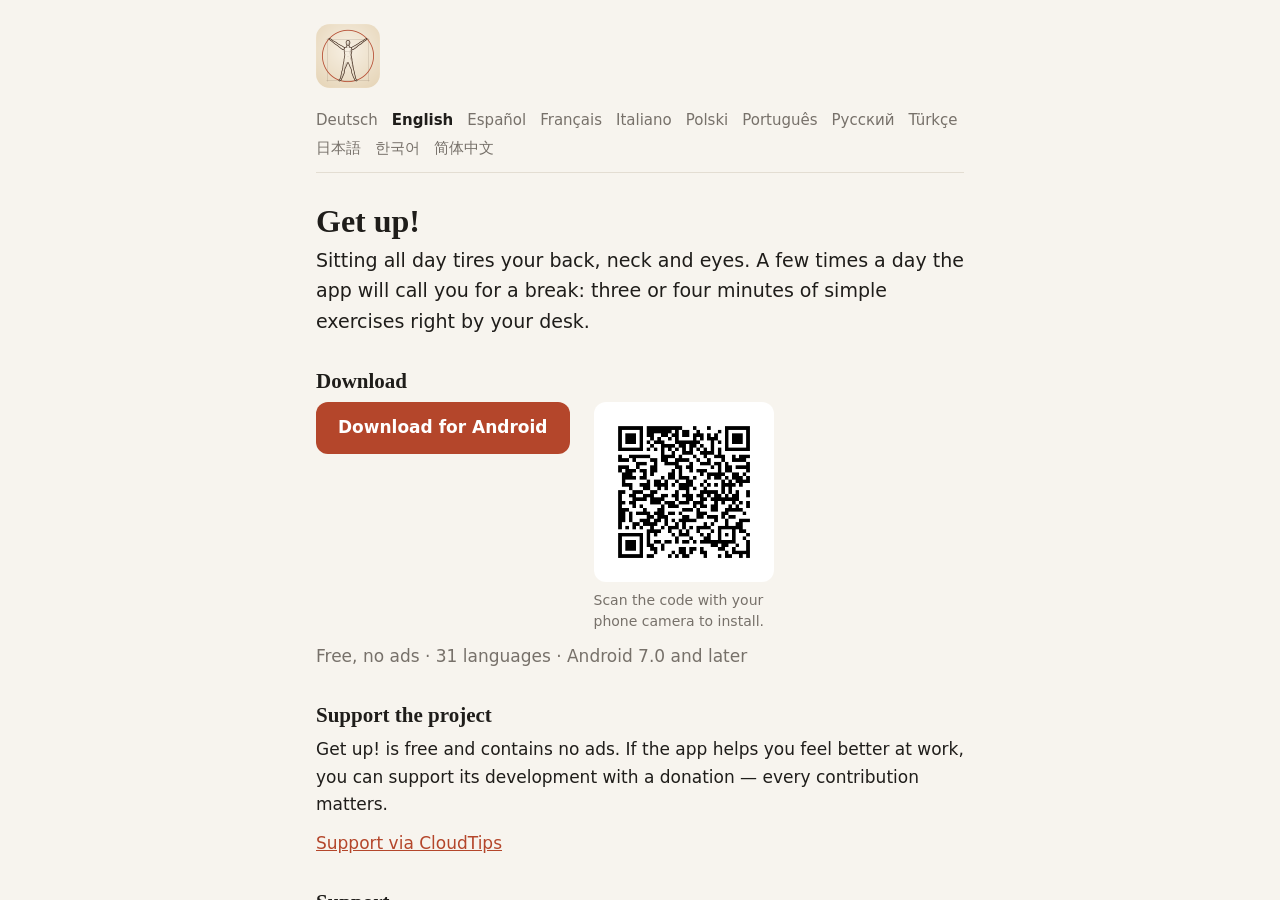
<file: index.html>
<!doctype html>
<html lang="en">
  <head>
    <meta charset="utf-8" />
    <meta name="viewport" content="width=device-width, initial-scale=1" />
    <title>Get up!</title>
    <!-- The site is the app's for now: its page lives under get-up/. -->
    <meta http-equiv="refresh" content="0; url=get-up/" />
    <link rel="canonical" href="get-up/" />
  </head>
  <body>
    <p><a href="get-up/">Get up!</a></p>
  </body>
</html>
</file>
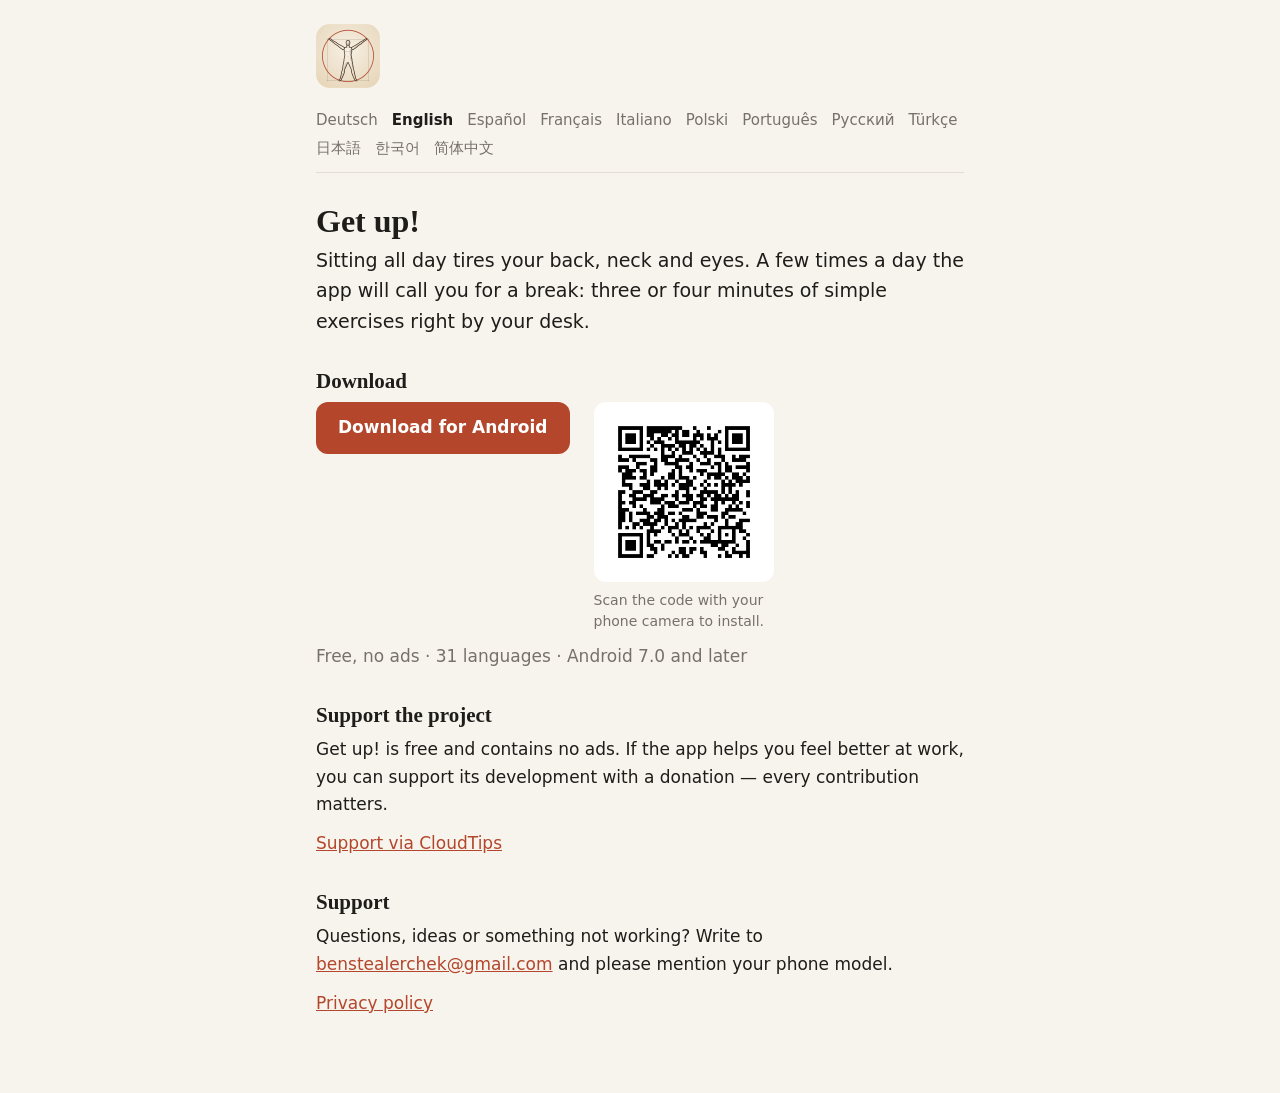
<file: get-up/index.html>
<!doctype html>
<html lang="en">
  <head>
    <meta charset="utf-8" />
    <meta name="viewport" content="width=device-width, initial-scale=1" />
    <title>Get up! — Support</title>
    <meta name="description" content="Get up! reminds you to take short stretch breaks at work: three or four minutes of simple exercises right by your desk." />
    <link rel="icon" href="favicon.png" />
    <link rel="stylesheet" href="site.css" />
    <script>
      document.documentElement.className = 'js';
    </script>
    <script src="site.js" defer></script>
  </head>
  <body>
    <main>
      <header>
        <picture>
          <source srcset="icon-dark.png" media="(prefers-color-scheme: dark)" />
          <img src="icon.png" alt="" width="64" height="64" />
        </picture>
      </header>

      <nav class="languages" aria-label="Language">
        <a href="#de" lang="de">Deutsch</a>
        <a href="#en" lang="en">English</a>
        <a href="#es" lang="es">Español</a>
        <a href="#fr" lang="fr">Français</a>
        <a href="#it" lang="it">Italiano</a>
        <a href="#pl" lang="pl">Polski</a>
        <a href="#pt" lang="pt-BR">Português</a>
        <a href="#ru" lang="ru">Русский</a>
        <a href="#tr" lang="tr">Türkçe</a>
        <a href="#ja" lang="ja">日本語</a>
        <a href="#ko" lang="ko">한국어</a>
        <a href="#zh" lang="zh-Hans">简体中文</a>
      </nav>

      <article data-lang="en" lang="en" data-title="Get up! — Support">
        <h1>Get up!</h1>
        <p class="lead">
          Sitting all day tires your back, neck and eyes. A few times a day the app will call you for a break: three or
          four minutes of simple exercises right by your desk.
        </p>
        <h2>Download</h2>
        <div class="download">
          <a
            class="button"
            href="https://expo.dev/artifacts/eas/zi0OVB0-Ua3kM5zamY6V3-5m7IMt1aeIAn6OvE86TEQ.apk"
            >Download for Android</a
          >
          <figure class="qr">
            <img src="download-qr.png" width="180" height="180" alt="QR code to download the app" />
            <figcaption>Scan the code with your phone camera to install.</figcaption>
          </figure>
        </div>
        <p class="meta">Free, no ads · 31 languages · Android 7.0 and later</p>
        <h2>Support the project</h2>
        <p>Get up! is free and contains no ads. If the app helps you feel better at work, you can support its development with a donation — every contribution matters.</p>
        <p class="cloudtips"><a href="https://pay.cloudtips.ru/p/838ecdb4">Support via CloudTips</a></p>
        <h2>Support</h2>
        <p>
          Questions, ideas or something not working? Write to
          <a href="mailto:benstealerchek@gmail.com">benstealerchek@gmail.com</a> and please mention your phone model.
        </p>
        <p><a href="privacy.html#en">Privacy policy</a></p>
      </article>

      <article data-lang="de" lang="de" data-title="Steh auf! — Hilfe">
        <h1>Steh auf!</h1>
        <p class="lead">
          Langes Sitzen strengt Rücken, Nacken und Augen an. Ein paarmal am Tag ruft dich die App zu einer kurzen Pause:
          drei, vier Minuten einfache Übungen, direkt am Schreibtisch.
        </p>
        <h2>Herunterladen</h2>
        <div class="download">
          <a
            class="button"
            href="https://expo.dev/artifacts/eas/zi0OVB0-Ua3kM5zamY6V3-5m7IMt1aeIAn6OvE86TEQ.apk"
            >Für Android herunterladen</a
          >
          <figure class="qr">
            <img src="download-qr.png" width="180" height="180" alt="QR-Code zum Herunterladen der App" />
            <figcaption>Scanne den Code mit der Handykamera, um sie zu installieren.</figcaption>
          </figure>
        </div>
        <p class="meta">Kostenlos, ohne Werbung · 31 Sprachen · Android 7.0 und neuer</p>
        <h2>Projekt unterstützen</h2>
        <p>Steh auf! ist kostenlos und werbefrei. Wenn die App dir hilft, kannst du die Entwicklung mit einer Spende unterstützen — jeder Betrag zählt.</p>
        <p class="cloudtips"><a href="https://pay.cloudtips.ru/p/838ecdb4">Unterstützung via CloudTips</a></p>
        <h2>Hilfe</h2>
        <p>
          Fragen, Ideen oder klappt etwas nicht? Schreib an
          <a href="mailto:benstealerchek@gmail.com">benstealerchek@gmail.com</a> und nenn bitte dein Telefonmodell.
        </p>
        <p><a href="privacy.html#de">Datenschutzerklärung</a></p>
      </article>

      <article data-lang="es" lang="es" data-title="¡Levántate! — Ayuda">
        <h1>¡Levántate!</h1>
        <p class="lead">
          Pasar el día sentado cansa la espalda, el cuello y los ojos. Varias veces al día, la app te avisará para hacer
          una pausa: tres o cuatro minutos de ejercicios sencillos junto a tu escritorio.
        </p>
        <h2>Descarga</h2>
        <div class="download">
          <a
            class="button"
            href="https://expo.dev/artifacts/eas/zi0OVB0-Ua3kM5zamY6V3-5m7IMt1aeIAn6OvE86TEQ.apk"
            >Descargar para Android</a
          >
          <figure class="qr">
            <img src="download-qr.png" width="180" height="180" alt="Código QR para descargar la app" />
            <figcaption>Escanea el código con la cámara del móvil para instalarla.</figcaption>
          </figure>
        </div>
        <p class="meta">Gratis, sin anuncios · 31 idiomas · Android 7.0 y posterior</p>
        <h2>Apoya el proyecto</h2>
        <p>¡Levántate! es gratis y no tiene anuncios. Si la app te ayuda, puedes apoyar su desarrollo con una donación: cualquier aportación cuenta.</p>
        <p class="cloudtips"><a href="https://pay.cloudtips.ru/p/838ecdb4">Apoya vía CloudTips</a></p>
        <h2>Ayuda</h2>
        <p>
          ¿Dudas, ideas o algo no funciona? Escribe a
          <a href="mailto:benstealerchek@gmail.com">benstealerchek@gmail.com</a> y, por favor, indica el modelo de tu
          teléfono.
        </p>
        <p><a href="privacy.html#es">Política de privacidad</a></p>
      </article>

      <article data-lang="fr" lang="fr" data-title="Debout&nbsp;! — Assistance">
        <h1>Debout&nbsp;!</h1>
        <p class="lead">
          Rester assis toute la journée fatigue le dos, la nuque et les yeux. Plusieurs fois par jour, l’app vous
          invitera à faire une pause&nbsp;: trois ou quatre minutes d’exercices simples, à côté de votre bureau.
        </p>
        <h2>Téléchargement</h2>
        <div class="download">
          <a
            class="button"
            href="https://expo.dev/artifacts/eas/zi0OVB0-Ua3kM5zamY6V3-5m7IMt1aeIAn6OvE86TEQ.apk"
            >Télécharger pour Android</a
          >
          <figure class="qr">
            <img src="download-qr.png" width="180" height="180" alt="Code QR pour télécharger l’app" />
            <figcaption>Scannez le code avec l’appareil photo de votre téléphone pour l’installer.</figcaption>
          </figure>
        </div>
        <p class="meta">Gratuit, sans publicité · 31 langues · Android 7.0 et versions ultérieures</p>
        <h2>Soutenir le projet</h2>
        <p>L’application est gratuite et sans publicité. Si elle vous aide, vous pouvez soutenir son développement par un don — chaque contribution compte.</p>
        <p class="cloudtips"><a href="https://pay.cloudtips.ru/p/838ecdb4">Soutenir via CloudTips</a></p>
        <h2>Assistance</h2>
        <p>
          Une question, une idée, un problème&nbsp;? Écrivez à
          <a href="mailto:benstealerchek@gmail.com">benstealerchek@gmail.com</a> en précisant le modèle de votre
          téléphone.
        </p>
        <p><a href="privacy.html#fr">Politique de confidentialité</a></p>
      </article>

      <article data-lang="it" lang="it" data-title="Alzati! — Assistenza">
        <h1>Alzati!</h1>
        <p class="lead">
          Stare seduti tutto il giorno affatica schiena, collo e occhi. Qualche volta al giorno l’app ti ricorderà di
          fare una pausa: tre o quattro minuti di esercizi semplici, proprio accanto alla scrivania.
        </p>
        <h2>Download</h2>
        <div class="download">
          <a
            class="button"
            href="https://expo.dev/artifacts/eas/zi0OVB0-Ua3kM5zamY6V3-5m7IMt1aeIAn6OvE86TEQ.apk"
            >Scarica per Android</a
          >
          <figure class="qr">
            <img src="download-qr.png" width="180" height="180" alt="Codice QR per scaricare l’app" />
            <figcaption>Inquadra il codice con la fotocamera del telefono per installarla.</figcaption>
          </figure>
        </div>
        <p class="meta">Gratis, senza pubblicità · 31 lingue · Android 7.0 e versioni successive</p>
        <h2>Sostieni il progetto</h2>
        <p>L’app è gratuita e senza pubblicità. Se ti aiuta, puoi sostenerne lo sviluppo con una donazione: ogni contributo conta.</p>
        <p class="cloudtips"><a href="https://pay.cloudtips.ru/p/838ecdb4">Sostieni via CloudTips</a></p>
        <h2>Assistenza</h2>
        <p>
          Domande, idee o qualcosa che non va? Scrivi a
          <a href="mailto:benstealerchek@gmail.com">benstealerchek@gmail.com</a> e indica, per favore, il modello del
          tuo telefono.
        </p>
        <p><a href="privacy.html#it">Informativa sulla privacy</a></p>
      </article>

      <article data-lang="pl" lang="pl" data-title="Wstawaj! — Pomoc">
        <h1>Wstawaj!</h1>
        <p class="lead">
          Siedzenie przez cały dzień męczy plecy, szyję i oczy. Kilka razy dziennie aplikacja przypomni ci o przerwie:
          trzy, cztery minuty prostych ćwiczeń tuż przy biurku.
        </p>
        <h2>Pobieranie</h2>
        <div class="download">
          <a
            class="button"
            href="https://expo.dev/artifacts/eas/zi0OVB0-Ua3kM5zamY6V3-5m7IMt1aeIAn6OvE86TEQ.apk"
            >Pobierz na Androida</a
          >
          <figure class="qr">
            <img src="download-qr.png" width="180" height="180" alt="Kod QR do pobrania aplikacji" />
            <figcaption>Zeskanuj kod aparatem w telefonie, aby zainstalować.</figcaption>
          </figure>
        </div>
        <p class="meta">Za darmo, bez reklam · 31 języków · Android 7.0 i nowsze</p>
        <h2>Wesprzyj projekt</h2>
        <p>Aplikacja jest darmowa i bez reklam. Jeśli Ci pomaga, możesz wesprzeć jej rozwój darowizną — każda kwota ma znaczenie.</p>
        <p class="cloudtips"><a href="https://pay.cloudtips.ru/p/838ecdb4">Wesprzyj przez CloudTips</a></p>
        <h2>Pomoc</h2>
        <p>
          Pytania, pomysły, a może coś nie działa? Napisz na
          <a href="mailto:benstealerchek@gmail.com">benstealerchek@gmail.com</a> i podaj, proszę, model telefonu.
        </p>
        <p><a href="privacy.html#pl">Polityka prywatności</a></p>
      </article>

      <article data-lang="pt" lang="pt-BR" data-title="Levante-se! — Suporte">
        <h1>Levante-se!</h1>
        <p class="lead">
          Ficar sentado o dia todo cansa as costas, o pescoço e os olhos. Algumas vezes por dia, o app vai chamar você
          para uma pausa: três ou quatro minutos de exercícios simples, ali mesmo ao lado da mesa.
        </p>
        <h2>Download</h2>
        <div class="download">
          <a
            class="button"
            href="https://expo.dev/artifacts/eas/zi0OVB0-Ua3kM5zamY6V3-5m7IMt1aeIAn6OvE86TEQ.apk"
            >Baixar para Android</a
          >
          <figure class="qr">
            <img src="download-qr.png" width="180" height="180" alt="QR code para baixar o app" />
            <figcaption>Aponte a câmera do celular para o código para instalar.</figcaption>
          </figure>
        </div>
        <p class="meta">Grátis, sem anúncios · 31 idiomas · Android 7.0 ou superior</p>
        <h2>Apoie o projeto</h2>
        <p>O aplicativo é gratuito e sem anúncios. Se ele ajuda você, apoie o desenvolvimento com uma doação — qualquer valor conta.</p>
        <p class="cloudtips"><a href="https://pay.cloudtips.ru/p/838ecdb4">Apoie via CloudTips</a></p>
        <h2>Suporte</h2>
        <p>
          Dúvidas, ideias ou algo não está funcionando? Escreva para
          <a href="mailto:benstealerchek@gmail.com">benstealerchek@gmail.com</a> e, se puder, informe o modelo do seu
          celular.
        </p>
        <p><a href="privacy.html#pt">Política de privacidade</a></p>
      </article>

      <article data-lang="ru" lang="ru" data-title="Вставай! — поддержка">
        <h1>Вставай!</h1>
        <p class="lead">
          Сидячая работа утомляет спину, шею и глаза. Несколько раз в день приложение позовёт вас размяться:
          три-четыре минуты простых упражнений прямо у рабочего места.
        </p>
        <h2>Скачивание</h2>
        <div class="download">
          <a
            class="button"
            href="https://expo.dev/artifacts/eas/zi0OVB0-Ua3kM5zamY6V3-5m7IMt1aeIAn6OvE86TEQ.apk"
            >Скачать для Android</a
          >
          <figure class="qr">
            <img src="download-qr.png" width="180" height="180" alt="QR-код для скачивания приложения" />
            <figcaption>Наведите камеру телефона на код, чтобы установить.</figcaption>
          </figure>
        </div>
        <p class="meta">Бесплатно, без рекламы · 31 язык · Android 7.0 и новее</p>
        <h2>Поддержать проект</h2>
        <p>«Вставай!» — бесплатное приложение без рекламы. Если оно помогает вам чувствовать себя лучше за работой, вы можете поддержать его развитие пожертвованием — важна любая сумма.</p>
        <p class="cloudtips"><a href="https://pay.cloudtips.ru/p/838ecdb4">Поддержать через CloudTips</a></p>
        <h2>Поддержка</h2>
        <p>
          Вопросы, идеи или что-то не работает? Напишите на
          <a href="mailto:benstealerchek@gmail.com">benstealerchek@gmail.com</a> и, пожалуйста, укажите модель
          телефона.
        </p>
        <p><a href="privacy.html#ru">Политика конфиденциальности</a></p>
      </article>

      <article data-lang="tr" lang="tr" data-title="Ayağa Kalk! — Destek">
        <h1>Ayağa Kalk!</h1>
        <p class="lead">
          Bütün gün oturmak sırtı, boynu ve gözleri yorar. Uygulama gün içinde birkaç kez sizi molaya çağırır:
          masanızın hemen yanında üç dört dakikalık basit egzersizler.
        </p>
        <h2>İndir</h2>
        <div class="download">
          <a
            class="button"
            href="https://expo.dev/artifacts/eas/zi0OVB0-Ua3kM5zamY6V3-5m7IMt1aeIAn6OvE86TEQ.apk"
            >Android için indir</a
          >
          <figure class="qr">
            <img src="download-qr.png" width="180" height="180" alt="Uygulamayı indirmek için QR kodu" />
            <figcaption>Kurmak için kodu telefon kamerasıyla okutun.</figcaption>
          </figure>
        </div>
        <p class="meta">Ücretsiz, reklamsız · 31 dil · Android 7.0 ve üzeri</p>
        <h2>Projeyi destekle</h2>
        <p>Uygulama ücretsizdir ve reklam içermez. Size yardımcı oluyorsa, geliştirmeyi bir bağışla destekleyebilirsiniz — her katkı önemlidir.</p>
        <p class="cloudtips"><a href="https://pay.cloudtips.ru/p/838ecdb4">CloudTips ile destekle</a></p>
        <h2>Destek</h2>
        <p>
          Sorunuz ya da öneriniz mi var, yoksa bir şey mi çalışmıyor?
          <a href="mailto:benstealerchek@gmail.com">benstealerchek@gmail.com</a> adresine yazın ve lütfen telefonunuzun
          modelini belirtin.
        </p>
        <p><a href="privacy.html#tr">Gizlilik Politikası</a></p>
      </article>

      <article data-lang="ja" lang="ja" data-title="立とう！ — サポート">
        <h1>立とう！</h1>
        <p class="lead">
          一日中座っていると、背中や首、目が疲れます。このアプリが一日に何回か、休憩の時間をお知らせします。デスクのそばでできる、3〜4分の簡単なエクササイズです。
        </p>
        <h2>ダウンロード</h2>
        <div class="download">
          <a
            class="button"
            href="https://expo.dev/artifacts/eas/zi0OVB0-Ua3kM5zamY6V3-5m7IMt1aeIAn6OvE86TEQ.apk"
            >Android版をダウンロード</a
          >
          <figure class="qr">
            <img src="download-qr.png" width="180" height="180" alt="アプリをダウンロードするためのQRコード" />
            <figcaption>スマートフォンのカメラでコードを読み取ってインストールしてください。</figcaption>
          </figure>
        </div>
        <p class="meta">無料・広告なし · 31言語 · Android 7.0以降</p>
        <h2>プロジェクトを支援する</h2>
        <p>このアプリは無料で広告もありません。役に立っている場合は、寄付で開発を支援できます。金額の大小は問いません。</p>
        <p class="cloudtips"><a href="https://pay.cloudtips.ru/p/838ecdb4">CloudTipsで支援</a></p>
        <h2>サポート</h2>
        <p>
          ご質問やご意見、不具合のご報告は <a href="mailto:benstealerchek@gmail.com">benstealerchek@gmail.com</a> までお送りください。お使いの端末の機種名もお知らせいただけると助かります。
        </p>
        <p><a href="privacy.html#ja">プライバシーポリシー</a></p>
      </article>

      <article data-lang="ko" lang="ko" data-title="일어서요! — 지원">
        <h1>일어서요!</h1>
        <p class="lead">
          하루 종일 앉아 있으면 허리와 목, 눈이 피로해져요. 하루에 몇 번, 앱이 쉴 시간을 알려 드려요. 책상 옆에서
          하는 3~4분의 간단한 운동이에요.
        </p>
        <h2>다운로드</h2>
        <div class="download">
          <a
            class="button"
            href="https://expo.dev/artifacts/eas/zi0OVB0-Ua3kM5zamY6V3-5m7IMt1aeIAn6OvE86TEQ.apk"
            >Android용 다운로드</a
          >
          <figure class="qr">
            <img src="download-qr.png" width="180" height="180" alt="앱을 다운로드하는 QR 코드" />
            <figcaption>휴대전화 카메라로 코드를 비춰 설치하세요.</figcaption>
          </figure>
        </div>
        <p class="meta">무료, 광고 없음 · 31개 언어 · Android 7.0 이상</p>
        <h2>프로젝트 후원하기</h2>
        <p>이 앱은 무료이며 광고가 없습니다. 앱이 도움이 된다면 기부로 개발을 지원하실 수 있습니다. 금액은 아무 상관없습니다.</p>
        <p class="cloudtips"><a href="https://pay.cloudtips.ru/p/838ecdb4">CloudTips로 후원</a></p>
        <h2>지원</h2>
        <p>
          궁금한 점이나 아이디어가 있거나 문제가 생겼나요?
          <a href="mailto:benstealerchek@gmail.com">benstealerchek@gmail.com</a>으로 메일을 보내 주세요. 사용 중인 휴대전화
          모델도 함께 알려 주시면 도움이 돼요.
        </p>
        <p><a href="privacy.html#ko">개인정보 처리방침</a></p>
      </article>

      <article data-lang="zh" lang="zh-Hans" data-title="站起来！ — 支持">
        <h1>站起来！</h1>
        <p class="lead">整天久坐会让背部、颈部和眼睛疲劳。应用每天会提醒你几次起身休息：在办公桌旁做三四分钟简单的运动。</p>
        <h2>下载</h2>
        <div class="download">
          <a
            class="button"
            href="https://expo.dev/artifacts/eas/zi0OVB0-Ua3kM5zamY6V3-5m7IMt1aeIAn6OvE86TEQ.apk"
            >下载 Android 版</a
          >
          <figure class="qr">
            <img src="download-qr.png" width="180" height="180" alt="下载应用的二维码" />
            <figcaption>用手机相机扫描二维码即可安装。</figcaption>
          </figure>
        </div>
        <p class="meta">免费、无广告 · 31 种语言 · Android 7.0 及以上</p>
        <h2>支持本项目</h2>
        <p>本应用完全免费且无广告。如果它对您有帮助，欢迎捐款支持开发，金额不限。</p>
        <p class="cloudtips"><a href="https://pay.cloudtips.ru/p/838ecdb4">通过 CloudTips 支持</a></p>
        <h2>支持</h2>
        <p>
          有疑问、建议，或者遇到问题？请发送邮件至
          <a href="mailto:benstealerchek@gmail.com">benstealerchek@gmail.com</a>，并注明你的手机型号。
        </p>
        <p><a href="privacy.html#zh">隐私政策</a></p>
      </article>
    </main>
  </body>
</html>
</file>
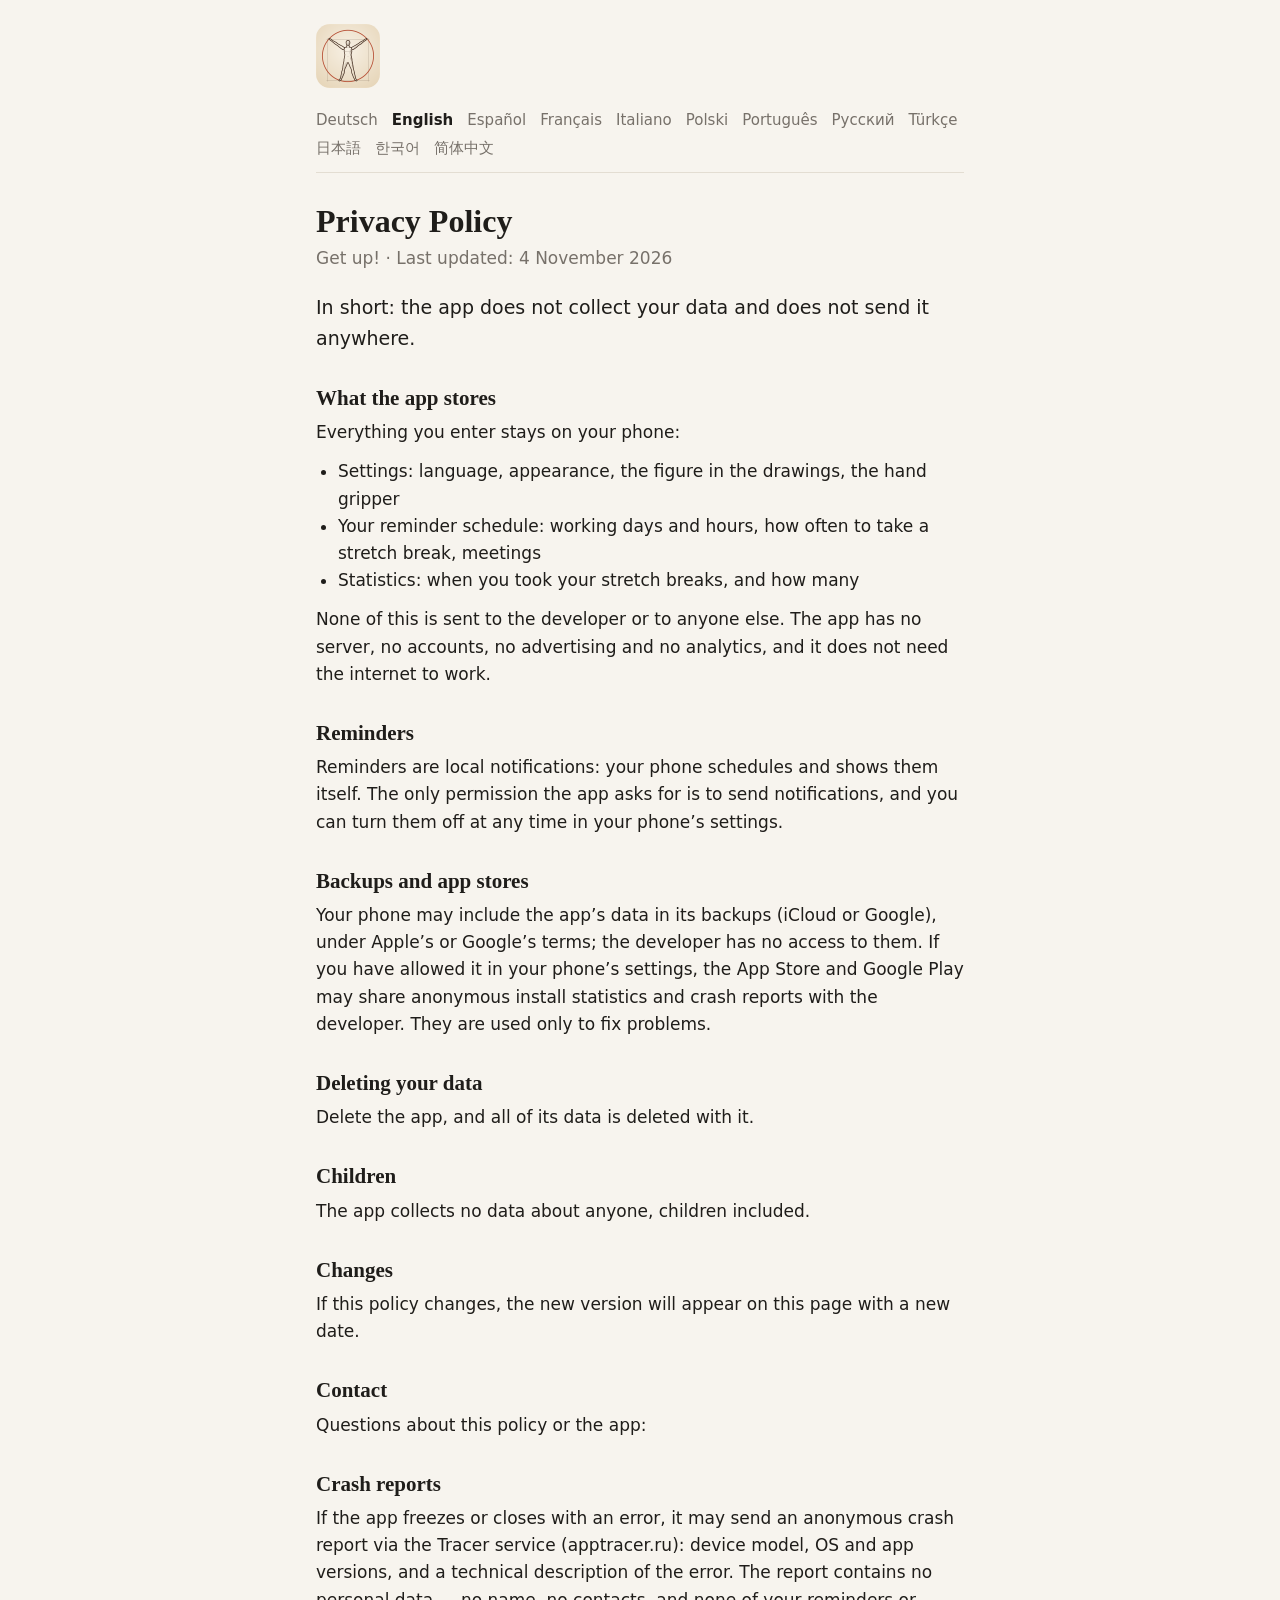
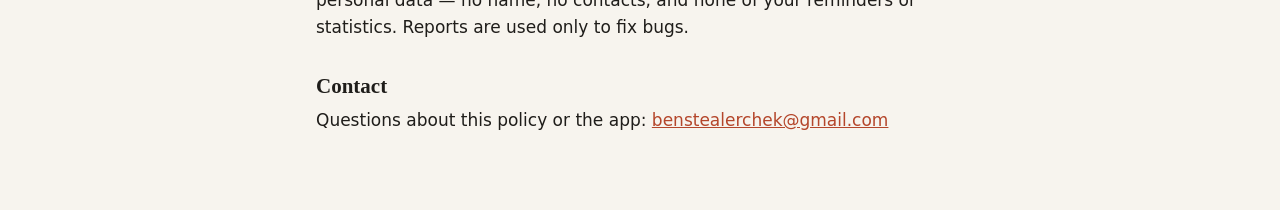
<file: get-up/privacy.html>
<!doctype html>
<html lang="en">
  <head>
    <meta charset="utf-8" />
    <meta name="viewport" content="width=device-width, initial-scale=1" />
    <title>Privacy Policy — Get up!</title>
    <meta name="description" content="Privacy policy of Get up!, an app for short stretch breaks at work. The app collects no data." />
    <link rel="icon" href="favicon.png" />
    <link rel="stylesheet" href="site.css" />
    <script>
      document.documentElement.className = 'js';
    </script>
    <script src="site.js" defer></script>
  </head>
  <body>
    <main>
      <header>
        <a href="./" data-keep-language>
          <picture>
            <source srcset="icon-dark.png" media="(prefers-color-scheme: dark)" />
            <img src="icon.png" alt="Get up!" width="64" height="64" />
          </picture>
        </a>
      </header>

      <nav class="languages" aria-label="Language">
        <a href="#de" lang="de">Deutsch</a>
        <a href="#en" lang="en">English</a>
        <a href="#es" lang="es">Español</a>
        <a href="#fr" lang="fr">Français</a>
        <a href="#it" lang="it">Italiano</a>
        <a href="#pl" lang="pl">Polski</a>
        <a href="#pt" lang="pt-BR">Português</a>
        <a href="#ru" lang="ru">Русский</a>
        <a href="#tr" lang="tr">Türkçe</a>
        <a href="#ja" lang="ja">日本語</a>
        <a href="#ko" lang="ko">한국어</a>
        <a href="#zh" lang="zh-Hans">简体中文</a>
      </nav>

      <article data-lang="en" lang="en" data-title="Privacy Policy — Get up!">
        <h1>Privacy Policy</h1>
        <p class="meta">Get up! · Last updated: <span class="date">4 November 2026</span></p>
        <p class="lead">In short: the app does not collect your data and does not send it anywhere.</p>
        <h2>What the app stores</h2>
        <p>Everything you enter stays on your phone:</p>
        <ul>
          <li>Settings: language, appearance, the figure in the drawings, the hand gripper</li>
          <li>Your reminder schedule: working days and hours, how often to take a stretch break, meetings</li>
          <li>Statistics: when you took your stretch breaks, and how many</li>
        </ul>
        <p>
          None of this is sent to the developer or to anyone else. The app has no server, no accounts, no advertising
          and no analytics, and it does not need the internet to work.
        </p>
        <h2>Reminders</h2>
        <p>
          Reminders are local notifications: your phone schedules and shows them itself. The only permission the app
          asks for is to send notifications, and you can turn them off at any time in your phone’s settings.
        </p>
        <h2>Backups and app stores</h2>
        <p>
          Your phone may include the app’s data in its backups (iCloud or Google), under Apple’s or Google’s terms; the
          developer has no access to them. If you have allowed it in your phone’s settings, the App Store and Google
          Play may share anonymous install statistics and crash reports with the developer. They are used only to fix
          problems.
        </p>
        <h2>Deleting your data</h2>
        <p>Delete the app, and all of its data is deleted with it.</p>
        <h2>Children</h2>
        <p>The app collects no data about anyone, children included.</p>
        <h2>Changes</h2>
        <p>If this policy changes, the new version will appear on this page with a new date.</p>
        <h2>Contact</h2>
        <p>
          Questions about this policy or the app:
        <h2>Crash reports</h2>
        <p>
          If the app freezes or closes with an error, it may send an anonymous crash report via the Tracer service
          (apptracer.ru): device model, OS and app versions, and a technical description of the error. The report
          contains no personal data — no name, no contacts, and none of your reminders or statistics. Reports are used
          only to fix bugs.
        </p>
        <h2>Contact</h2>
        <p>
          Questions about this policy or the app:
          <a href="mailto:benstealerchek@gmail.com">benstealerchek@gmail.com</a>
        </p>
      </article>

      <article data-lang="de" lang="de" data-title="Datenschutzerklärung — Steh auf!">
        <h1>Datenschutzerklärung</h1>
        <p class="meta">Steh auf! (Get up!) · Stand: <span class="date">4. November 2026</span></p>
        <p class="lead">Kurz gesagt: Die App sammelt keine Daten über dich und gibt nichts weiter.</p>
        <h2>Was die App speichert</h2>
        <p>Alles, was du eingibst, bleibt auf deinem Telefon:</p>
        <ul>
          <li>Einstellungen: Sprache, Darstellung, Figur in den Zeichnungen, Handtrainer</li>
          <li>Dein Erinnerungsplan: Arbeitstage und Arbeitszeit, Häufigkeit der Bewegungspausen, Besprechungen</li>
          <li>Statistik: wann und wie viele Bewegungspausen du gemacht hast</li>
        </ul>
        <p>
          Nichts davon wird an den Entwickler oder an andere übertragen. Die App hat keinen Server, keine Konten, keine
          Werbung und keine Analyse, und sie braucht kein Internet.
        </p>
        <h2>Erinnerungen</h2>
        <p>
          Erinnerungen sind lokale Benachrichtigungen: Dein Telefon plant sie und zeigt sie selbst an. Die App bittet
          nur um eine einzige Berechtigung – Benachrichtigungen zu senden. Du kannst sie jederzeit in den
          Telefoneinstellungen ausschalten.
        </p>
        <h2>Backups und App-Stores</h2>
        <p>
          Dein Telefon kann die Daten der App in seine Backups (iCloud oder Google) aufnehmen, nach den Bedingungen von
          Apple bzw. Google; der Entwickler hat darauf keinen Zugriff. Wenn du es in den Telefoneinstellungen erlaubt
          hast, können der App Store und Google Play anonyme Installationsstatistiken und Absturzberichte an den
          Entwickler weitergeben. Sie dienen nur dazu, Fehler zu beheben.
        </p>
        <h2>Daten löschen</h2>
        <p>Lösch die App – dann werden auch alle ihre Daten gelöscht.</p>
        <h2>Kinder</h2>
        <p>Die App erhebt über niemanden Daten, auch nicht über Kinder.</p>
        <h2>Änderungen</h2>
        <p>Ändert sich diese Erklärung, erscheint die neue Fassung mit neuem Datum auf dieser Seite.</p>
        <h2>Absturzberichte</h2>
        <p>
          Wenn die App einfriert oder mit einem Fehler beendet wird, kann sie einen anonymen Absturzbericht über den
          Dienst Tracer (apptracer.ru) senden: Gerätemodell, Versionen von Betriebssystem und App sowie eine technische
          Beschreibung des Fehlers. Der Bericht enthält keine persönlichen Daten – keinen Namen, keine Kontakte und
          keine deiner Erinnerungen oder Statistiken. Die Berichte dienen nur der Fehlerbehebung.
        </p>
        <h2>Kontakt</h2>
        <p>
          Fragen zu dieser Erklärung oder zur App:
          <a href="mailto:benstealerchek@gmail.com">benstealerchek@gmail.com</a>
        </p>
      </article>

      <article data-lang="es" lang="es" data-title="Política de privacidad — ¡Levántate!">
        <h1>Política de privacidad</h1>
        <p class="meta">¡Levántate! (Get up!) · Actualizada el <span class="date">4 de noviembre de 2026</span></p>
        <p class="lead">En resumen: la app no recopila tus datos ni los envía a ninguna parte.</p>
        <h2>Qué guarda la app</h2>
        <p>Todo lo que introduces se queda en tu teléfono:</p>
        <ul>
          <li>Ajustes: idioma, apariencia, figura de los dibujos, ejercitador de mano</li>
          <li>Tu horario de recordatorios: días y horas de trabajo, frecuencia de las pausas activas, reuniones</li>
          <li>Estadísticas: cuándo y cuántas pausas activas has hecho</li>
        </ul>
        <p>
          Nada de esto se envía al desarrollador ni a nadie más. La app no tiene servidor, cuentas, publicidad ni
          analítica, y no necesita internet para funcionar.
        </p>
        <h2>Recordatorios</h2>
        <p>
          Los recordatorios son notificaciones locales: tu teléfono los programa y los muestra por sí mismo. El único
          permiso que pide la app es el de enviar notificaciones, y puedes desactivarlas en cualquier momento en los
          ajustes del teléfono.
        </p>
        <h2>Copias de seguridad y tiendas de apps</h2>
        <p>
          Tu teléfono puede incluir los datos de la app en sus copias de seguridad (iCloud o Google), según las
          condiciones de Apple o de Google; el desarrollador no tiene acceso a ellas. Si lo has permitido en los ajustes
          del teléfono, App Store y Google Play pueden compartir con el desarrollador estadísticas anónimas de
          instalaciones e informes de errores. Solo se usan para corregir fallos.
        </p>
        <h2>Cómo borrar tus datos</h2>
        <p>Desinstala la app y todos sus datos se borrarán con ella.</p>
        <h2>Menores</h2>
        <p>La app no recopila datos de nadie, tampoco de menores.</p>
        <h2>Cambios</h2>
        <p>Si esta política cambia, la nueva versión aparecerá en esta página con una fecha nueva.</p>
        <h2>Informes de errores</h2>
        <p>
          Si la app se congela o se cierra con un error, puede enviar un informe de error anónimo a través del servicio
          Tracer (apptracer.ru): modelo del dispositivo, versiones del sistema operativo y de la app, y una descripción
          técnica del error. El informe no contiene datos personales: ni tu nombre, ni tus contactos, ni tus
          recordatorios ni estadísticas. Los informes solo se usan para corregir errores.
        </p>
        <h2>Contacto</h2>
        <p>
          Preguntas sobre esta política o sobre la app:
          <a href="mailto:benstealerchek@gmail.com">benstealerchek@gmail.com</a>
        </p>
      </article>

      <article data-lang="fr" lang="fr" data-title="Politique de confidentialité — Debout&nbsp;!">
        <h1>Politique de confidentialité</h1>
        <p class="meta">Debout&nbsp;! (Get up!) · Mise à jour le <span class="date">4&nbsp;novembre 2026</span></p>
        <p class="lead">En bref&nbsp;: l’app ne collecte pas vos données et ne les envoie nulle part.</p>
        <h2>Ce que l’app enregistre</h2>
        <p>Tout ce que vous saisissez reste sur votre téléphone&nbsp;:</p>
        <ul>
          <li>Réglages&nbsp;: langue, apparence, personnage des dessins, hand grip</li>
          <li>Votre programme de rappels&nbsp;: jours et horaires de travail, fréquence des pauses actives, réunions</li>
          <li>Statistiques&nbsp;: quand et combien de pauses actives vous avez faites</li>
        </ul>
        <p>
          Rien de tout cela n’est transmis au développeur ni à qui que ce soit. L’app n’a ni serveur, ni compte, ni
          publicité, ni outil d’analyse, et elle n’a pas besoin d’Internet pour fonctionner.
        </p>
        <h2>Rappels</h2>
        <p>
          Les rappels sont des notifications locales&nbsp;: votre téléphone les programme et les affiche lui-même. La
          seule autorisation que demande l’app est celle d’envoyer des notifications, et vous pouvez les désactiver à
          tout moment dans les réglages du téléphone.
        </p>
        <h2>Sauvegardes et boutiques d’applications</h2>
        <p>
          Votre téléphone peut inclure les données de l’app dans ses sauvegardes (iCloud ou Google), selon les
          conditions d’Apple ou de Google&nbsp;; le développeur n’y a pas accès. Si vous l’avez autorisé dans les
          réglages du téléphone, l’App Store et Google Play peuvent transmettre au développeur des statistiques
          d’installation anonymes et des rapports de plantage. Ils servent uniquement à corriger des erreurs.
        </p>
        <h2>Supprimer vos données</h2>
        <p>Supprimez l’app&nbsp;: toutes ses données disparaissent avec elle.</p>
        <h2>Enfants</h2>
        <p>L’app ne collecte de données sur personne, enfants compris.</p>
        <h2>Modifications</h2>
        <p>Si cette politique change, la nouvelle version sera publiée sur cette page avec une nouvelle date.</p>
        <h2>Rapports de plantage</h2>
        <p>
          Si l’app se fige ou se ferme avec une erreur, elle peut envoyer un rapport de plantage anonyme via le service
          Tracer (apptracer.ru)&nbsp;: modèle de l’appareil, versions du système et de l’app, et une description
          technique de l’erreur. Le rapport ne contient aucune donnée personnelle&nbsp;: ni nom, ni contacts, ni vos
          rappels ni statistiques. Les rapports servent uniquement à corriger des erreurs.
        </p>
        <h2>Contact</h2>
        <p>
          Questions sur cette politique ou sur l’app&nbsp;:
          <a href="mailto:benstealerchek@gmail.com">benstealerchek@gmail.com</a>
        </p>
      </article>

      <article data-lang="it" lang="it" data-title="Informativa sulla privacy — Alzati!">
        <h1>Informativa sulla privacy</h1>
        <p class="meta">Alzati! (Get up!) · Aggiornata il <span class="date">4 novembre 2026</span></p>
        <p class="lead">In breve: l’app non raccoglie i tuoi dati e non li invia da nessuna parte.</p>
        <h2>Cosa salva l’app</h2>
        <p>Tutto ciò che inserisci resta sul tuo telefono:</p>
        <ul>
          <li>Impostazioni: lingua, aspetto, figura nei disegni, handgrip</li>
          <li>Il tuo programma di promemoria: giorni e orari di lavoro, frequenza delle pause attive, riunioni</li>
          <li>Statistiche: quando e quante pause attive hai fatto</li>
        </ul>
        <p>
          Niente di tutto questo viene inviato allo sviluppatore o ad altri. L’app non ha server, account, pubblicità
          né strumenti di analisi, e per funzionare non ha bisogno di internet.
        </p>
        <h2>Promemoria</h2>
        <p>
          I promemoria sono notifiche locali: è il telefono stesso a programmarli e a mostrarli. L’unico permesso che
          l’app chiede è quello di inviare notifiche, e puoi disattivarle in qualsiasi momento nelle impostazioni del
          telefono.
        </p>
        <h2>Backup e store di app</h2>
        <p>
          Il telefono può includere i dati dell’app nei propri backup (iCloud o Google), secondo le condizioni di Apple
          o di Google; lo sviluppatore non vi ha accesso. Se lo hai consentito nelle impostazioni del telefono, App
          Store e Google Play possono condividere con lo sviluppatore statistiche anonime sulle installazioni e
          rapporti sugli arresti anomali. Servono solo a correggere gli errori.
        </p>
        <h2>Come cancellare i dati</h2>
        <p>Disinstalla l’app: tutti i suoi dati verranno cancellati insieme a lei.</p>
        <h2>Minori</h2>
        <p>L’app non raccoglie dati su nessuno, nemmeno sui minori.</p>
        <h2>Modifiche</h2>
        <p>Se questa informativa cambia, la nuova versione comparirà su questa pagina con una nuova data.</p>
        <h2>Report sui crash</h2>
        <p>
          Se l’app si blocca o si chiude con un errore, può inviare un report anonimo sull’errore tramite il servizio
          Tracer (apptracer.ru): modello del dispositivo, versioni del sistema operativo e dell’app e una descrizione
          tecnica dell’errore. Il report non contiene dati personali: né nome, né contatti, né i tuoi promemoria o
          statistiche. I report servono solo a correggere gli errori.
        </p>
        <h2>Contatti</h2>
        <p>
          Domande sull’informativa o sull’app:
          <a href="mailto:benstealerchek@gmail.com">benstealerchek@gmail.com</a>
        </p>
      </article>

      <article data-lang="pl" lang="pl" data-title="Polityka prywatności — Wstawaj!">
        <h1>Polityka prywatności</h1>
        <p class="meta">Wstawaj! (Get up!) · Aktualizacja: <span class="date">4 listopada 2026 r.</span></p>
        <p class="lead">W skrócie: aplikacja nie zbiera twoich danych i nigdzie ich nie wysyła.</p>
        <h2>Co przechowuje aplikacja</h2>
        <p>Wszystko, co wpisujesz, zostaje na twoim telefonie:</p>
        <ul>
          <li>Ustawienia: język, wygląd, postać na rysunkach, handgrip</li>
          <li>Harmonogram przypomnień: dni i godziny pracy, częstotliwość rozgrzewek, spotkania</li>
          <li>Statystyki: kiedy i ile rozgrzewek masz za sobą</li>
        </ul>
        <p>
          Nic z tego nie trafia do twórcy aplikacji ani do nikogo innego. Aplikacja nie ma serwera, kont, reklam ani
          narzędzi analitycznych, a do działania nie potrzebuje internetu.
        </p>
        <h2>Przypomnienia</h2>
        <p>
          Przypomnienia to lokalne powiadomienia: telefon sam je planuje i wyświetla. Aplikacja prosi tylko o jedno
          uprawnienie – do wysyłania powiadomień. W każdej chwili możesz je wyłączyć w ustawieniach telefonu.
        </p>
        <h2>Kopie zapasowe i sklepy z aplikacjami</h2>
        <p>
          Telefon może dołączać dane aplikacji do swoich kopii zapasowych (iCloud lub Google) na zasadach Apple lub
          Google; twórca aplikacji nie ma do nich dostępu. Jeśli zezwolono na to w ustawieniach telefonu, App Store i
          Google Play mogą przekazywać twórcy aplikacji anonimowe statystyki instalacji i raporty o awariach. Służą one
          wyłącznie do naprawiania błędów.
        </p>
        <h2>Jak usunąć dane</h2>
        <p>Usuń aplikację – razem z nią znikną wszystkie jej dane.</p>
        <h2>Dzieci</h2>
        <p>Aplikacja nie zbiera danych o nikim, także o dzieciach.</p>
        <h2>Zmiany</h2>
        <p>Jeśli polityka się zmieni, nowa wersja pojawi się na tej stronie z nową datą.</p>
        <h2>Raporty o awariach</h2>
        <p>
          Jeśli aplikacja zawiesi się lub zamknie z błędem, może wysłać anonimowy raport o awarii przez usługę Tracer
          (apptracer.ru): model urządzenia, wersje systemu i aplikacji oraz techniczny opis błędu. Raport nie zawiera
          danych osobowych: ani imienia, ani kontaktów, ani twoich przypomnień czy statystyk. Raporty służą wyłącznie
          do naprawiania błędów.
        </p>
        <h2>Kontakt</h2>
        <p>
          Pytania o politykę lub aplikację:
          <a href="mailto:benstealerchek@gmail.com">benstealerchek@gmail.com</a>
        </p>
      </article>

      <article data-lang="pt" lang="pt-BR" data-title="Política de privacidade — Levante-se!">
        <h1>Política de privacidade</h1>
        <p class="meta">Levante-se! (Get up!) · Atualizada em <span class="date">4 de novembro de 2026</span></p>
        <p class="lead">Resumindo: o app não coleta seus dados nem os envia para lugar nenhum.</p>
        <h2>O que o app guarda</h2>
        <p>Tudo o que você informa fica no seu celular:</p>
        <ul>
          <li>Ajustes: idioma, aparência, figura nos desenhos, hand grip</li>
          <li>Sua agenda de lembretes: dias e horário de trabalho, frequência das pausas ativas, reuniões</li>
          <li>Estatísticas: quando e quantas pausas ativas você fez</li>
        </ul>
        <p>
          Nada disso é enviado ao desenvolvedor nem a mais ninguém. O app não tem servidor, contas, anúncios nem
          ferramentas de análise, e não precisa de internet para funcionar.
        </p>
        <h2>Lembretes</h2>
        <p>
          Os lembretes são notificações locais: o próprio celular os agenda e exibe. A única permissão que o app pede é
          a de enviar notificações, e você pode desativá-las a qualquer momento nos ajustes do celular.
        </p>
        <h2>Backups e lojas de apps</h2>
        <p>
          O celular pode incluir os dados do app nos backups dele (iCloud ou Google), conforme as regras da Apple ou do
          Google; o desenvolvedor não tem acesso a eles. Se você permitiu isso nos ajustes do celular, a App Store e o
          Google Play podem compartilhar com o desenvolvedor estatísticas anônimas de instalação e relatórios de
          falhas. Eles são usados só para corrigir erros.
        </p>
        <h2>Como apagar seus dados</h2>
        <p>Desinstale o app, e todos os dados dele serão apagados junto.</p>
        <h2>Crianças</h2>
        <p>O app não coleta dados de ninguém, inclusive de crianças.</p>
        <h2>Alterações</h2>
        <p>Se esta política mudar, a nova versão aparecerá nesta página com uma nova data.</p>
        <h2>Relatórios de falhas</h2>
        <p>
          Se o app travar ou fechar com um erro, ele pode enviar um relatório de falha anônimo pelo serviço Tracer
          (apptracer.ru): modelo do aparelho, versões do sistema e do app e uma descrição técnica do erro. O relatório
          não contém dados pessoais: nem nome, nem contatos, nem seus lembretes ou estatísticas. Os relatórios servem
          apenas para corrigir erros.
        </p>
        <h2>Contato</h2>
        <p>
          Dúvidas sobre esta política ou sobre o app:
          <a href="mailto:benstealerchek@gmail.com">benstealerchek@gmail.com</a>
        </p>
      </article>

      <article data-lang="ru" lang="ru" data-title="Политика конфиденциальности — Вставай!">
        <h1>Политика конфиденциальности</h1>
        <p class="meta">«Вставай!» (Get up!) · Обновлено <span class="date">4 ноября 2026 г.</span></p>
        <p class="lead">Коротко: приложение не собирает ваши данные и никуда их не отправляет.</p>
        <h2>Что хранит приложение</h2>
        <p>Всё, что вы вводите, остаётся на вашем телефоне:</p>
        <ul>
          <li>Настройки: язык, оформление, фигура на рисунках, эспандер</li>
          <li>Расписание напоминаний: рабочие дни и часы, периодичность разминки, совещания</li>
          <li>Статистика: когда и сколько разминок вы сделали</li>
        </ul>
        <p>
          Ничего из этого не передаётся ни разработчику, ни кому-либо ещё. У приложения нет сервера, учётных записей,
          рекламы и аналитики, а для работы ему не нужен интернет.
        </p>
        <h2>Напоминания</h2>
        <p>
          Напоминания — это локальные уведомления: телефон сам планирует и показывает их. Приложение просит только
          одно разрешение — на уведомления. Выключить их можно в любой момент в настройках телефона.
        </p>
        <h2>Резервные копии и магазины приложений</h2>
        <p>
          Телефон может включать данные приложения в свои резервные копии (iCloud или Google) по правилам Apple
          и Google; у разработчика к ним доступа нет. Если вы разрешили это в настройках телефона, App Store
          и Google Play могут передавать разработчику обезличенную статистику установок и отчёты о сбоях. Они нужны
          только для исправления ошибок.
        </p>
        <h2>Как удалить данные</h2>
        <p>Удалите приложение — вместе с ним удалятся и все его данные.</p>
        <h2>Дети</h2>
        <p>Приложение не собирает данных ни о ком, в том числе о детях.</p>
        <h2>Изменения</h2>
        <p>Если политика изменится, новая версия появится на этой странице с новой датой.</p>
        <h2>Отчёты о сбоях</h2>
        <p>
          Если приложение зависает или закрывается с ошибкой, оно может отправить анонимный отчёт о сбое через сервис
          Tracer (apptracer.ru): модель устройства, версии Android и приложения, техническое описание ошибки. В отчёте
          нет персональных данных: ни имени, ни контактов, ни ваших напоминаний и статистики. Отчёты нужны только для
          исправления ошибок.
        </p>
        <h2>Связь</h2>
        <p>
          Вопросы о политике и о приложении:
          <a href="mailto:benstealerchek@gmail.com">benstealerchek@gmail.com</a>
        </p>
      </article>

      <article data-lang="tr" lang="tr" data-title="Gizlilik Politikası — Ayağa Kalk!">
        <h1>Gizlilik Politikası</h1>
        <p class="meta">Ayağa Kalk! (Get up!) · Son güncelleme: <span class="date">4 Kasım 2026</span></p>
        <p class="lead">Kısacası: Uygulama verilerinizi toplamaz ve hiçbir yere göndermez.</p>
        <h2>Uygulama neleri saklar</h2>
        <p>Girdiğiniz her şey telefonunuzda kalır:</p>
        <ul>
          <li>Ayarlar: dil, görünüm, çizimlerdeki figür, el yayı</li>
          <li>Hatırlatma planınız: iş günleri ve çalışma saatleri, hareket molası sıklığı, toplantılar</li>
          <li>İstatistikler: ne zaman ve kaç hareket molası yaptığınız</li>
        </ul>
        <p>
          Bunların hiçbiri geliştiriciye ya da başka birine gönderilmez. Uygulamanın sunucusu, hesapları, reklamları ve
          analiz araçları yoktur; çalışmak için internete de ihtiyaç duymaz.
        </p>
        <h2>Hatırlatmalar</h2>
        <p>
          Hatırlatmalar yerel bildirimlerdir: Telefonunuz bunları kendisi planlar ve gösterir. Uygulama yalnızca bir
          izin ister: bildirim gönderme izni. Bildirimleri istediğiniz zaman telefonunuzun ayarlarından
          kapatabilirsiniz.
        </p>
        <h2>Yedeklemeler ve uygulama mağazaları</h2>
        <p>
          Telefonunuz, Apple’ın veya Google’ın koşullarına göre uygulamanın verilerini yedeklerine (iCloud veya Google)
          dahil edebilir; geliştiricinin bu yedeklere erişimi yoktur. Telefonunuzun ayarlarında izin verdiyseniz App
          Store ve Google Play, anonim yükleme istatistiklerini ve çökme raporlarını geliştiriciyle paylaşabilir.
          Bunlar yalnızca hataları düzeltmek için kullanılır.
        </p>
        <h2>Verilerinizi silme</h2>
        <p>Uygulamayı silin; tüm verileri de onunla birlikte silinir.</p>
        <h2>Çocuklar</h2>
        <p>Uygulama, çocuklar dahil hiç kimse hakkında veri toplamaz.</p>
        <h2>Değişiklikler</h2>
        <p>Bu politika değişirse yeni sürümü, yeni tarihiyle birlikte bu sayfada yayımlanır.</p>
        <h2>Çökme raporları</h2>
        <p>
          Uygulama donarsa veya bir hatayla kapanırsa, Tracer hizmeti (apptracer.ru) aracılığıyla anonim bir çökme
          raporu gönderebilir: cihaz modeli, işletim sistemi ve uygulama sürümleri ile hatanın teknik açıklaması.
          Raporda kişisel veri yoktur: ne adınız, ne kişi bilgileriniz, ne de hatırlatmalarınız veya istatistikleriniz
          bulunur. Raporlar yalnızca hataları düzeltmek için kullanılır.
        </p>
        <h2>İletişim</h2>
        <p>
          Bu politika veya uygulama hakkındaki sorularınız için:
          <a href="mailto:benstealerchek@gmail.com">benstealerchek@gmail.com</a>
        </p>
      </article>

      <article data-lang="ja" lang="ja" data-title="プライバシーポリシー — 立とう！">
        <h1>プライバシーポリシー</h1>
        <p class="meta">立とう！（Get up!）・最終更新日：<span class="date">2026年11月4日</span></p>
        <p class="lead">要約：このアプリは、利用者のデータを収集せず、どこにも送信しません。</p>
        <h2>アプリが保存する情報</h2>
        <p>入力した内容は、すべてお使いの端末の中だけに保存されます。</p>
        <ul>
          <li>設定：言語、外観、イラストの人物、ハンドグリップ</li>
          <li>リマインダーの予定：勤務日と勤務時間、ストレッチ休憩の頻度、会議</li>
          <li>統計：いつ、何回ストレッチ休憩をしたか</li>
        </ul>
        <p>
          これらの情報が開発者やほかの誰かに送られることはありません。このアプリにはサーバー、アカウント、広告、分析ツールがなく、動作にインターネット接続は必要ありません。
        </p>
        <h2>リマインダー</h2>
        <p>
          リマインダーはローカル通知で、端末自身がスケジュールを立てて表示します。アプリが求める許可は、通知の送信だけです。通知は端末の設定からいつでもオフにできます。
        </p>
        <h2>バックアップとアプリストア</h2>
        <p>
          端末は、Apple または Google の規約に従って、アプリのデータをバックアップ（iCloud または
          Google）に含めることがあります。開発者はこのバックアップにアクセスできません。端末の設定で許可している場合、App Store と
          Google Play が匿名のインストール統計やクラッシュレポートを開発者に提供することがあります。これらは不具合の修正にのみ使用します。
        </p>
        <h2>データの削除</h2>
        <p>アプリを削除すると、そのデータもすべて削除されます。</p>
        <h2>お子さまについて</h2>
        <p>このアプリは、お子さまを含め、誰のデータも収集しません。</p>
        <h2>変更について</h2>
        <p>このポリシーを変更する場合は、新しい日付とともにこのページで公開します。</p>
        <h2>クラッシュレポート</h2>
        <p>
          アプリがフリーズしたり、エラーで終了したりした場合、Tracer サービス（apptracer.ru）経由で匿名のクラッシュレポートが送信されることがあります。送信されるのは端末のモデル、OS とアプリのバージョン、エラーの技術的な説明です。レポートには個人データは含まれません。名前、連絡先、リマインダーや統計の内容は一切送信されません。レポートは不具合の修正にのみ使用します。
        </p>
        <h2>お問い合わせ</h2>
        <p>
          このポリシーやアプリについてのご質問：<a href="mailto:benstealerchek@gmail.com">benstealerchek@gmail.com</a>
        </p>
      </article>

      <article data-lang="ko" lang="ko" data-title="개인정보 처리방침 — 일어서요!">
        <h1>개인정보 처리방침</h1>
        <p class="meta">일어서요!(Get up!) · 최종 업데이트: <span class="date">2026년 11월 4일</span></p>
        <p class="lead">요약: 이 앱은 사용자의 데이터를 수집하지 않으며 어디에도 보내지 않습니다.</p>
        <h2>앱이 저장하는 정보</h2>
        <p>입력한 모든 내용은 사용자의 휴대전화에만 저장됩니다.</p>
        <ul>
          <li>설정: 언어, 화면 모드, 그림 속 인물, 악력기</li>
          <li>알림 일정: 근무 요일과 근무 시간, 몸풀기 주기, 회의</li>
          <li>통계: 언제, 몇 번 몸풀기를 했는지</li>
        </ul>
        <p>
          이 정보는 개발자를 비롯해 누구에게도 전송되지 않습니다. 이 앱에는 서버, 계정, 광고, 분석 도구가 없으며,
          작동하는 데 인터넷이 필요하지 않습니다.
        </p>
        <h2>알림</h2>
        <p>
          알림은 로컬 알림으로, 휴대전화가 직접 예약하고 표시합니다. 앱이 요청하는 권한은 알림 권한 하나뿐이며,
          알림은 휴대전화 설정에서 언제든지 끌 수 있습니다.
        </p>
        <h2>백업과 앱 스토어</h2>
        <p>
          휴대전화는 Apple 또는 Google의 정책에 따라 앱 데이터를 백업(iCloud 또는 Google)에 포함할 수 있으며,
          개발자는 이 백업에 접근할 수 없습니다. 휴대전화 설정에서 허용한 경우 App Store와 Google Play가 익명의 설치
          통계와 오류 보고서를 개발자와 공유할 수 있습니다. 이 정보는 오류를 고치는 데에만 사용됩니다.
        </p>
        <h2>데이터 삭제</h2>
        <p>앱을 삭제하면 앱의 모든 데이터도 함께 삭제됩니다.</p>
        <h2>아동</h2>
        <p>이 앱은 아동을 포함해 누구의 데이터도 수집하지 않습니다.</p>
        <h2>변경 사항</h2>
        <p>이 방침이 바뀌면 새 버전을 새 날짜와 함께 이 페이지에 게시합니다.</p>
        <h2>오류 보고서</h2>
        <p>
          앱이 멈추거나 오류로 종료되면 Tracer 서비스(apptracer.ru)를 통해 익명의 오류 보고서를 보낼 수 있습니다.
          보고서에는 기기 모델, 운영체제 및 앱 버전, 오류에 대한 기술적 설명이 포함됩니다. 보고서에는 개인
          정보가 없습니다. 이름, 연락처, 알림 및 통계 정보는 포함되지 않습니다. 보고서는 오류를 고치는 데에만
          사용됩니다.
        </p>
        <h2>문의</h2>
        <p>
          이 방침이나 앱에 관한 문의:
          <a href="mailto:benstealerchek@gmail.com">benstealerchek@gmail.com</a>
        </p>
      </article>

      <article data-lang="zh" lang="zh-Hans" data-title="隐私政策 — 站起来！">
        <h1>隐私政策</h1>
        <p class="meta">站起来！（Get up!）· 更新日期：<span class="date">2026年11月4日</span></p>
        <p class="lead">简而言之：本应用不收集您的数据，也不会将其发送到任何地方。</p>
        <h2>应用保存的信息</h2>
        <p>您输入的所有内容都只保存在您的手机上：</p>
        <ul>
          <li>设置：语言、外观、插图人物、握力器</li>
          <li>提醒安排：工作日和工作时间、起身活动频率、会议</li>
          <li>统计：您何时完成了多少次起身活动</li>
        </ul>
        <p>这些信息不会发送给开发者或任何其他人。本应用没有服务器、账号、广告或分析工具，运行也不需要联网。</p>
        <h2>提醒</h2>
        <p>提醒是本地通知，由手机自行安排和显示。本应用只申请一项权限，即发送通知；您可以随时在手机设置中关闭通知。</p>
        <h2>备份和应用商店</h2>
        <p>
          手机可能会按照 Apple 或 Google 的规则，将本应用的数据包含在备份（iCloud 或 Google）中；开发者无法访问这些备份。如果您在手机设置中允许，App
          Store 和 Google Play 可能会与开发者分享匿名的安装统计和崩溃报告。这些信息仅用于修复问题。
        </p>
        <h2>删除数据</h2>
        <p>删除本应用后，其所有数据也会随之删除。</p>
        <h2>儿童</h2>
        <p>本应用不收集任何人的数据，包括儿童。</p>
        <h2>变更</h2>
        <p>如果本政策有所变更，新版本将连同新的日期发布在本页面。</p>
        <h2>崩溃报告</h2>
        <p>
          如果应用卡住或因错误而关闭，它可能会通过 Tracer 服务（apptracer.ru）发送匿名崩溃报告，内容包括设备型号、操作系统和应用版本以及错误的技术描述。报告中不含个人数据：没有您的姓名、联系方式，也不包含您的提醒和统计信息。这些报告仅用于修复问题。
        </p>
        <h2>联系方式</h2>
        <p>关于本政策或本应用的问题，请联系：<a href="mailto:benstealerchek@gmail.com">benstealerchek@gmail.com</a></p>
      </article>
    </main>
  </body>
</html>
</file>
<file: get-up/site.css>
/* The app's own palette: warm paper, sepia ink and sanguine, the red chalk of Renaissance drawings. */
:root {
  color-scheme: light dark;
  --background: #f7f4ee;
  --border: #e3ddd2;
  --text: #1f1d1a;
  --muted: #77716a;
  --accent: #b4462b;
}

@media (prefers-color-scheme: dark) {
  :root {
    --background: #151412;
    --border: #34302b;
    --text: #f4f1ec;
    --muted: #a39d94;
    --accent: #e0805f;
  }
}

* {
  box-sizing: border-box;
}

html {
  -webkit-text-size-adjust: 100%;
}

body {
  margin: 0;
  background: var(--background);
  color: var(--text);
  font: 17px/1.6 system-ui, -apple-system, 'Segoe UI', Roboto, 'Noto Sans', sans-serif;
  overflow-wrap: break-word;
}

/* Japanese has no spaces between words: break lines between phrases where the browser can tell them. */
:lang(ja) {
  word-break: auto-phrase;
}

main {
  max-width: 680px;
  margin: 0 auto;
  padding: 24px 16px 64px;
}

header img {
  display: block;
  width: 64px;
  height: 64px;
  border-radius: 22%;
}

.languages {
  display: flex;
  flex-wrap: wrap;
  gap: 4px 14px;
  margin: 20px 0 8px;
  padding-bottom: 12px;
  border-bottom: 1px solid var(--border);
  font-size: 15px;
}

.languages a {
  color: var(--muted);
  text-decoration: none;
}

.languages a[aria-current='true'] {
  color: var(--text);
  font-weight: 600;
}

h1,
h2 {
  font-family: ui-serif, 'New York', Georgia, 'Noto Serif', serif;
  font-weight: 700;
  line-height: 1.25;
}

/* Narrow enough on a phone for «конфиденциальности» and «Datenschutzerklärung» to fit whole. */
h1 {
  margin: 28px 0 4px;
  font-size: clamp(26px, 7vw, 32px);
  -webkit-hyphens: auto;
  hyphens: auto;
}

h2 {
  margin: 32px 0 8px;
  font-size: 21px;
}

p,
ul {
  margin: 0 0 12px;
}

ul {
  padding-left: 22px;
}

.meta {
  color: var(--muted);
  margin-bottom: 20px;
}

.date {
  white-space: nowrap;
}

.lead {
  font-size: 19px;
}

a {
  color: var(--accent);
}

/* With scripts, one language at a time; without them, all of them, one after another. */
.js article:not(.shown) {
  display: none;
}

/* Download button and QR code. */
.download {
  display: flex;
  flex-wrap: wrap;
  align-items: flex-start;
  gap: 24px;
  margin: 0 0 12px;
}

.button {
  display: inline-block;
  padding: 12px 22px;
  border-radius: 12px;
  background: var(--accent);
  color: #fff;
  font-weight: 600;
  text-decoration: none;
}

.button:active {
  filter: brightness(0.9);
}

/* The QR is black on white; keep a white card under it in dark mode too. */
.qr {
  margin: 0;
  max-width: 200px;
}

.qr img {
  display: block;
  width: 180px;
  height: 180px;
  padding: 10px;
  background: #fff;
  border-radius: 12px;
}

.qr figcaption {
  margin-top: 8px;
  color: var(--muted);
  font-size: 14px;
  line-height: 1.45;
}

.card {
  font-variant-numeric: tabular-nums;
  letter-spacing: 1px;
}
</file>
